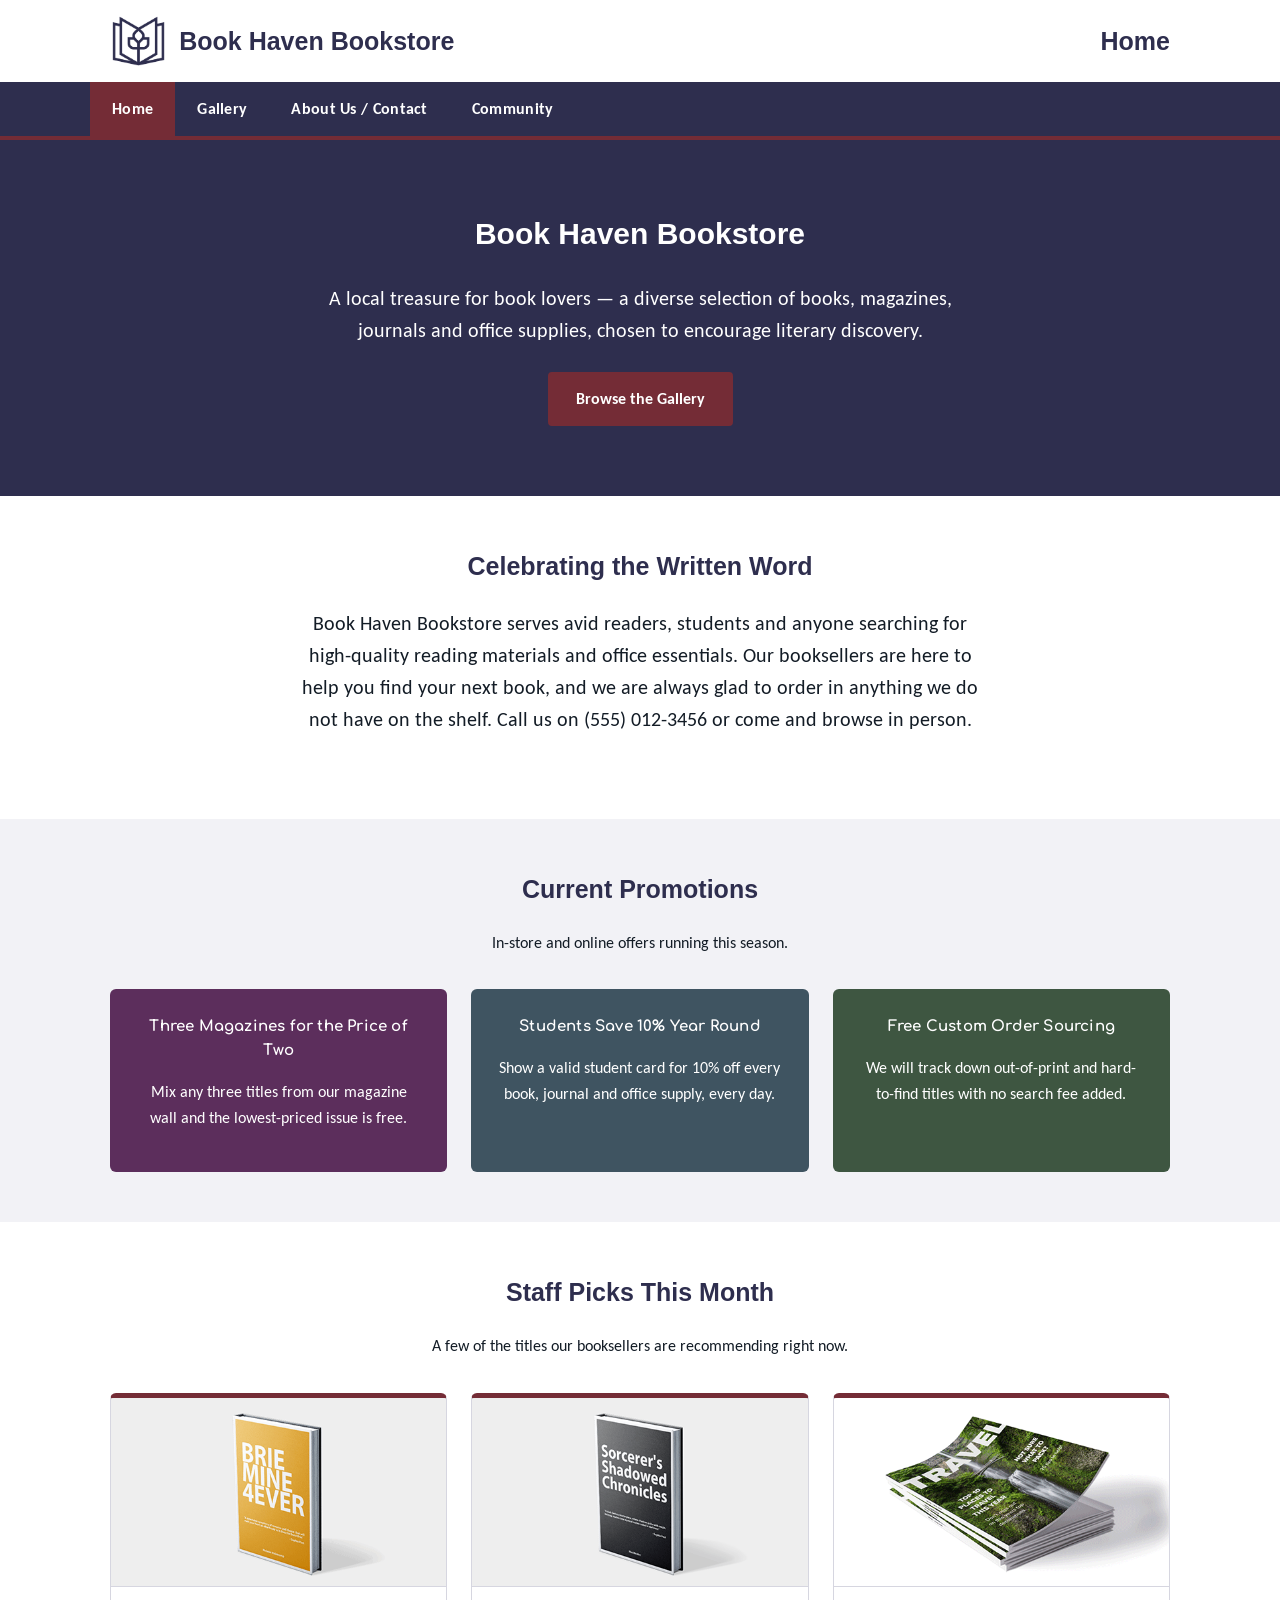
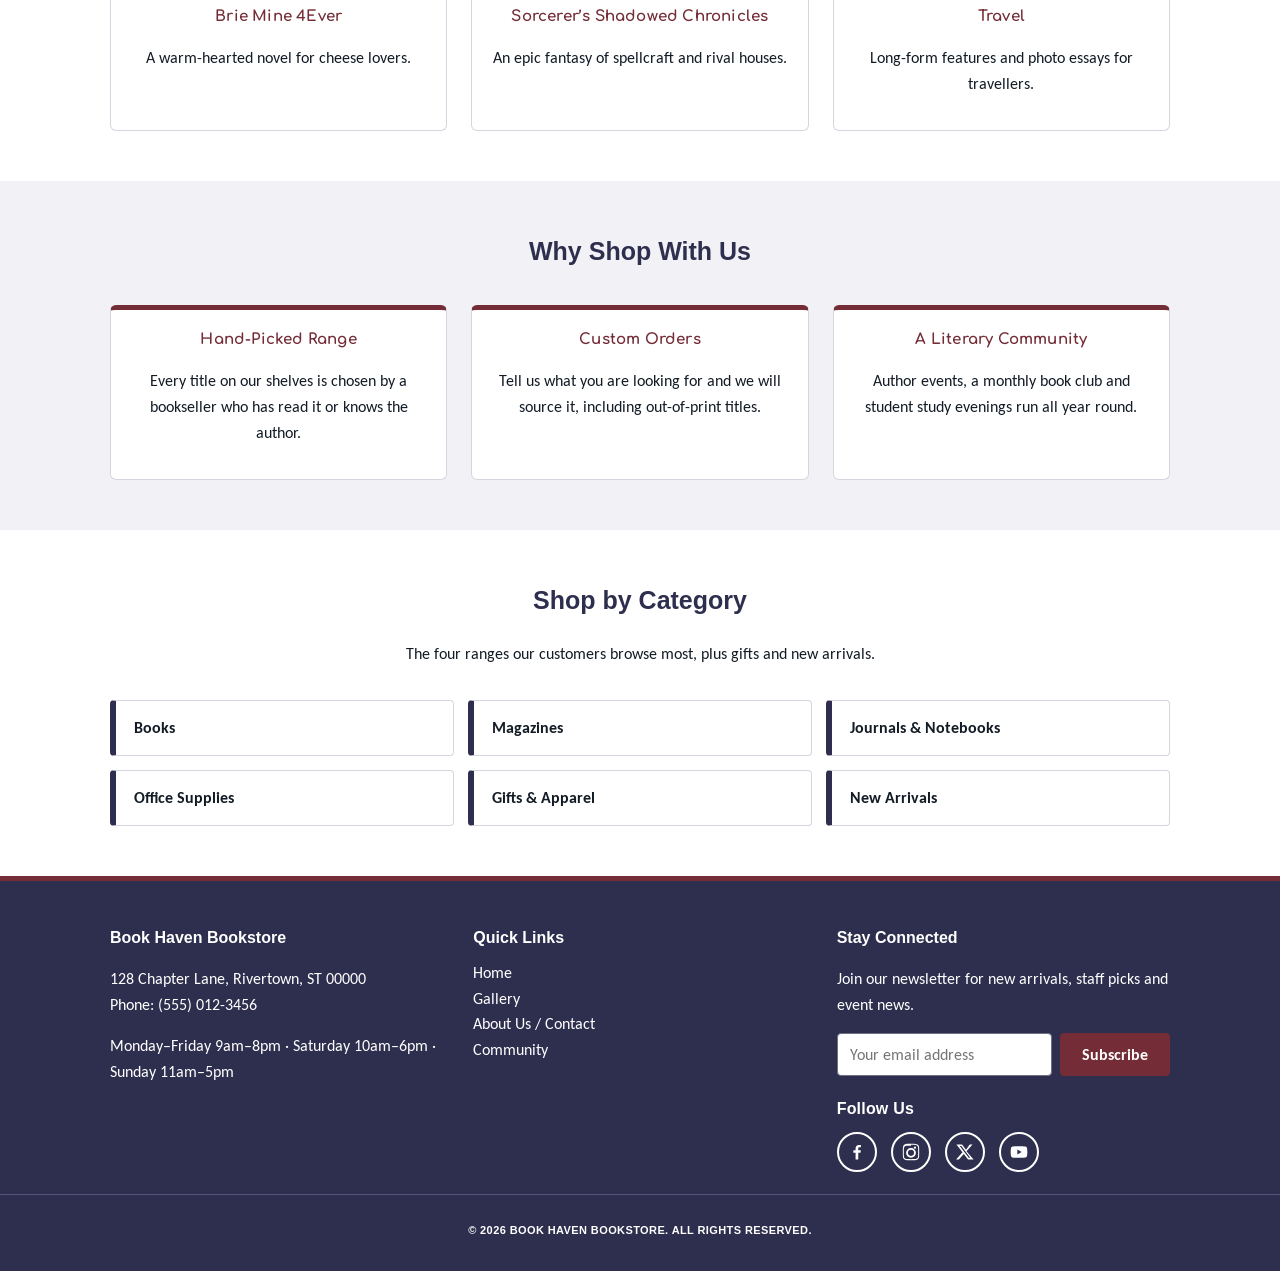
<file: index.html>
<!DOCTYPE html>
<html lang="en">
<head>
  <meta charset="UTF-8">
  <meta name="viewport" content="width=device-width, initial-scale=1.0">
  <title>Book Haven Bookstore | Home</title>
  <meta name="description" content="Book Haven Bookstore - books, magazines, journals and office supplies for readers, students and knowledge seekers.">
  <link rel="preconnect" href="https://fonts.googleapis.com">
  <link rel="preconnect" href="https://fonts.gstatic.com" crossorigin>
  <link href="https://fonts.googleapis.com/css2?family=Comfortaa:wght@400;700&amp;family=Carlito:ital,wght@0,400;0,700;1,400&amp;display=swap" rel="stylesheet">
  <link rel="stylesheet" href="style.css">
</head>
<body>
  <a class="skip-link" href="#main-content">Skip to main content</a>

  <header class="site-header">
    <div class="header-inner">
      <a class="brand" href="index.html">
        <img src="logo.png" alt="Book Haven Bookstore logo">
        <span class="brand-name">Book Haven Bookstore</span>
      </a>
      <p class="page-title">Home</p>
    </div>
    <nav class="main-nav" aria-label="Primary navigation">
      <ul>
          <li><a href="index.html" aria-current="page">Home</a></li>
          <li><a href="gallery.html">Gallery</a></li>
          <li><a href="about.html">About Us / Contact</a></li>
          <li><a href="events.html">Community</a></li>
      </ul>
    </nav>
  </header>

  <main id="main-content">
    <section class="hero">
      <div class="container">
        <h1>Book Haven Bookstore</h1>
        <p class="lead">A local treasure for book lovers &mdash; a diverse selection of books, magazines, journals and office supplies, chosen to encourage literary discovery.</p>
        <a class="btn" href="gallery.html">Browse the Gallery</a>
      </div>
    </section>

    <section>
      <div class="container">
        <div class="section-title">
          <h2>Celebrating the Written Word</h2>
          <p class="lead">Book Haven Bookstore serves avid readers, students and anyone searching for high-quality reading materials and office essentials. Our booksellers are here to help you find your next book, and we are always glad to order in anything we do not have on the shelf. Call us on (555) 012-3456 or come and browse in person.</p>
        </div>
      </div>
    </section>

    <section class="alt-bg">
      <div class="container">
        <div class="section-title">
          <h2>Current Promotions</h2>
          <p>In-store and online offers running this season.</p>
        </div>
        <div class="promo-grid">
          <div class="promo promo-a">
            <h3>Three Magazines for the Price of Two</h3>
            <p>Mix any three titles from our magazine wall and the lowest-priced issue is free.</p>
          </div>
          <div class="promo promo-b">
            <h3>Students Save 10% Year Round</h3>
            <p>Show a valid student card for 10% off every book, journal and office supply, every day.</p>
          </div>
          <div class="promo promo-c">
            <h3>Free Custom Order Sourcing</h3>
            <p>We will track down out-of-print and hard-to-find titles with no search fee added.</p>
          </div>
        </div>
      </div>
    </section>

    <section>
      <div class="container">
        <div class="section-title">
          <h2>Staff Picks This Month</h2>
          <p>A few of the titles our booksellers are recommending right now.</p>
        </div>
        <div class="card-grid">
          <div class="card">
            <img src="brie-mine-4ever.png" alt="Brie Mine 4Ever, a book for cheese lovers">
            <div class="card-body">
              <h3>Brie Mine 4Ever</h3>
              <p>A warm-hearted novel for cheese lovers.</p>
            </div>
          </div>
          <div class="card">
            <img src="sorcerers-chronicles.png" alt="Sorcerer's Shadowed Chronicles, a fantasy book">
            <div class="card-body">
              <h3>Sorcerer&rsquo;s Shadowed Chronicles</h3>
              <p>An epic fantasy of spellcraft and rival houses.</p>
            </div>
          </div>
          <div class="card">
            <img src="travel-magazine.png" alt="Travel, a magazine for travellers">
            <div class="card-body">
              <h3>Travel</h3>
              <p>Long-form features and photo essays for travellers.</p>
            </div>
          </div>
        </div>
      </div>
    </section>

    <section class="alt-bg">
      <div class="container">
        <div class="section-title">
          <h2>Why Shop With Us</h2>
        </div>
        <div class="card-grid">
          <div class="card">
            <div class="card-body">
              <h3>Hand-Picked Range</h3>
              <p>Every title on our shelves is chosen by a bookseller who has read it or knows the author.</p>
            </div>
          </div>
          <div class="card">
            <div class="card-body">
              <h3>Custom Orders</h3>
              <p>Tell us what you are looking for and we will source it, including out-of-print titles.</p>
            </div>
          </div>
          <div class="card">
            <div class="card-body">
              <h3>A Literary Community</h3>
              <p>Author events, a monthly book club and student study evenings run all year round.</p>
            </div>
          </div>
        </div>
      </div>
    </section>

    <section>
      <div class="container">
        <div class="section-title">
          <h2>Shop by Category</h2>
          <p>The four ranges our customers browse most, plus gifts and new arrivals.</p>
        </div>
        <ul class="category-list">
          <li><a href="gallery.html">Books</a></li>
          <li><a href="gallery.html">Magazines</a></li>
          <li><a href="gallery.html">Journals &amp; Notebooks</a></li>
          <li><a href="gallery.html">Office Supplies</a></li>
          <li><a href="gallery.html">Gifts &amp; Apparel</a></li>
          <li><a href="gallery.html">New Arrivals</a></li>
        </ul>
      </div>
    </section>
  </main>

  <footer class="site-footer">
    <div class="container footer-grid">
      <div>
        <h2 class="footer-heading">Book Haven Bookstore</h2>
        <p>128 Chapter Lane, Rivertown, ST 00000<br>
        Phone: (555) 012-3456</p>
        <p>Monday&ndash;Friday 9am&ndash;8pm &middot; Saturday 10am&ndash;6pm &middot; Sunday 11am&ndash;5pm</p>
      </div>
      <div>
        <h2 class="footer-heading">Quick Links</h2>
        <nav aria-label="Footer navigation">
          <ul class="footer-nav">
          <li><a href="index.html">Home</a></li>
          <li><a href="gallery.html">Gallery</a></li>
          <li><a href="about.html">About Us / Contact</a></li>
          <li><a href="events.html">Community</a></li>
          </ul>
        </nav>
      </div>
      <div>
        <h2 class="footer-heading">Stay Connected</h2>
        <p>Join our newsletter for new arrivals, staff picks and event news.</p>
        <form id="subscribe-form" class="subscribe-form">
          <label for="footer-email" class="visually-hidden">Email address</label>
          <input type="email" id="footer-email" name="footer-email" placeholder="Your email address" required>
          <button type="submit" class="btn" id="subscribe-btn">Subscribe</button>
        </form>
        <h3 class="social-heading">Follow Us</h3>
        <ul class="social-links">
          <li>
            <a href="https://www.facebook.com/" target="_blank" rel="noopener">
              <svg viewBox="0 0 24 24" aria-hidden="true" focusable="false"><path d="M13.5 21v-8h2.7l.4-3.1h-3.1V7.9c0-.9.25-1.5 1.55-1.5H16.7V3.6A21 21 0 0 0 14.3 3.5c-2.4 0-4 1.45-4 4.1v2.3H7.6V13h2.7v8z"/></svg>
              <span class="visually-hidden">Book Haven Bookstore on Facebook</span>
            </a>
          </li>
          <li>
            <a href="https://www.instagram.com/" target="_blank" rel="noopener">
              <svg viewBox="0 0 24 24" aria-hidden="true" focusable="false"><path d="M12 2.2c3.2 0 3.6 0 4.9.07 1.2.05 1.8.25 2.2.42.55.21.95.47 1.36.88.41.41.67.81.88 1.36.17.4.37 1 .42 2.2.06 1.3.07 1.7.07 4.9s0 3.6-.07 4.9c-.05 1.2-.25 1.8-.42 2.2-.21.55-.47.95-.88 1.36-.41.41-.81.67-1.36.88-.4.17-1 .37-2.2.42-1.3.06-1.7.07-4.9.07s-3.6 0-4.9-.07c-1.2-.05-1.8-.25-2.2-.42a3.7 3.7 0 0 1-1.36-.88 3.7 3.7 0 0 1-.88-1.36c-.17-.4-.37-1-.42-2.2C2.21 15.6 2.2 15.2 2.2 12s0-3.6.07-4.9c.05-1.2.25-1.8.42-2.2.21-.55.47-.95.88-1.36.41-.41.81-.67 1.36-.88.4-.17 1-.37 2.2-.42C8.4 2.21 8.8 2.2 12 2.2m0 2.2c-3.15 0-3.5.01-4.74.07-.9.04-1.39.19-1.71.32-.43.17-.74.37-1.06.69-.32.32-.52.63-.69 1.06-.13.32-.28.81-.32 1.71C3.41 8.5 3.4 8.85 3.4 12s.01 3.5.07 4.74c.4.9.19 1.39.32 1.71.17.43.37.74.69 1.06.32.32.63.52 1.06.69.32.13.81.28 1.71.32 1.24.06 1.59.07 4.74.07s3.5-.01 4.74-.07c.9-.04 1.39-.19 1.71-.32.43-.17.74-.37 1.06-.69.32-.32.52-.63.69-1.06.13-.32.28-.81.32-1.71.06-1.24.07-1.59.07-4.74s-.01-3.5-.07-4.74c-.04-.9-.19-1.39-.32-1.71a2.9 2.9 0 0 0-.69-1.06 2.9 2.9 0 0 0-1.06-.69c-.32-.13-.81-.28-1.71-.32-1.24-.06-1.59-.07-4.74-.07m0 3.74a5.86 5.86 0 1 1 0 11.72 5.86 5.86 0 0 1 0-11.72m0 2.2a3.66 3.66 0 1 0 0 7.32 3.66 3.66 0 0 0 0-7.32m6.1-2.5a1.37 1.37 0 1 1-2.74 0 1.37 1.37 0 0 1 2.74 0"/></svg>
              <span class="visually-hidden">Book Haven Bookstore on Instagram</span>
            </a>
          </li>
          <li>
            <a href="https://www.x.com/" target="_blank" rel="noopener">
              <svg viewBox="0 0 24 24" aria-hidden="true" focusable="false"><path d="M17.7 3h3.3l-7.2 8.2L22.3 21h-6.6l-5.2-6.7L4.6 21H1.3l7.7-8.8L1.7 3h6.8l4.7 6.2zm-1.2 16h1.8L7.6 4.8H5.7z"/></svg>
              <span class="visually-hidden">Book Haven Bookstore on X</span>
            </a>
          </li>
          <li>
            <a href="https://www.youtube.com/" target="_blank" rel="noopener">
              <svg viewBox="0 0 24 24" aria-hidden="true" focusable="false"><path d="M21.6 7.2a2.5 2.5 0 0 0-1.75-1.77C18.3 5 12 5 12 5s-6.3 0-7.85.43A2.5 2.5 0 0 0 2.4 7.2 26 26 0 0 0 2 12a26 26 0 0 0 .4 4.8 2.5 2.5 0 0 0 1.75 1.77C5.7 19 12 19 12 19s6.3 0 7.85-.43a2.5 2.5 0 0 0 1.75-1.77A26 26 0 0 0 22 12a26 26 0 0 0-.4-4.8M10 15.1V8.9l5.2 3.1z"/></svg>
              <span class="visually-hidden">Book Haven Bookstore on YouTube</span>
            </a>
          </li>
        </ul>
      </div>
    </div>
    <div class="footer-bottom">
      <p>&copy; 2026 Book Haven Bookstore. All rights reserved.</p>
    </div>
  </footer>

  <script src="script.js"></script>
</body>
</html>
</file>
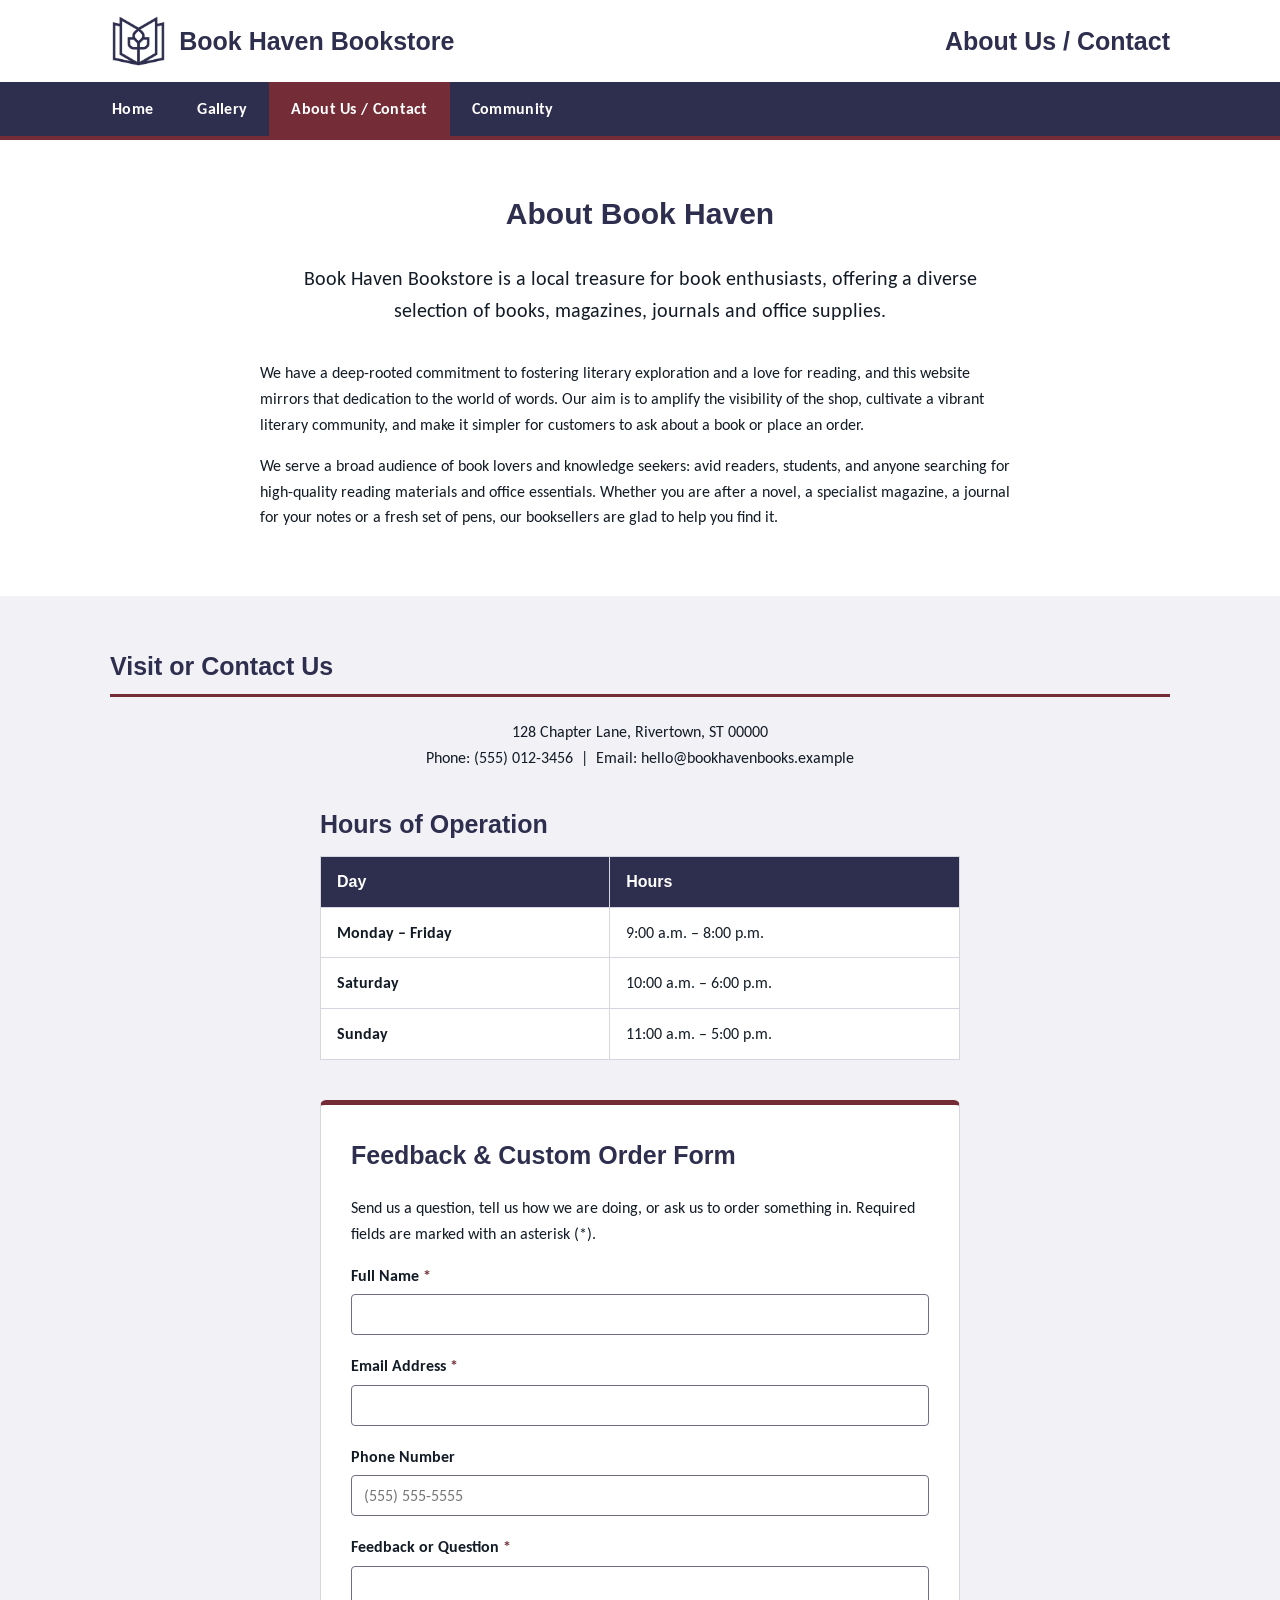
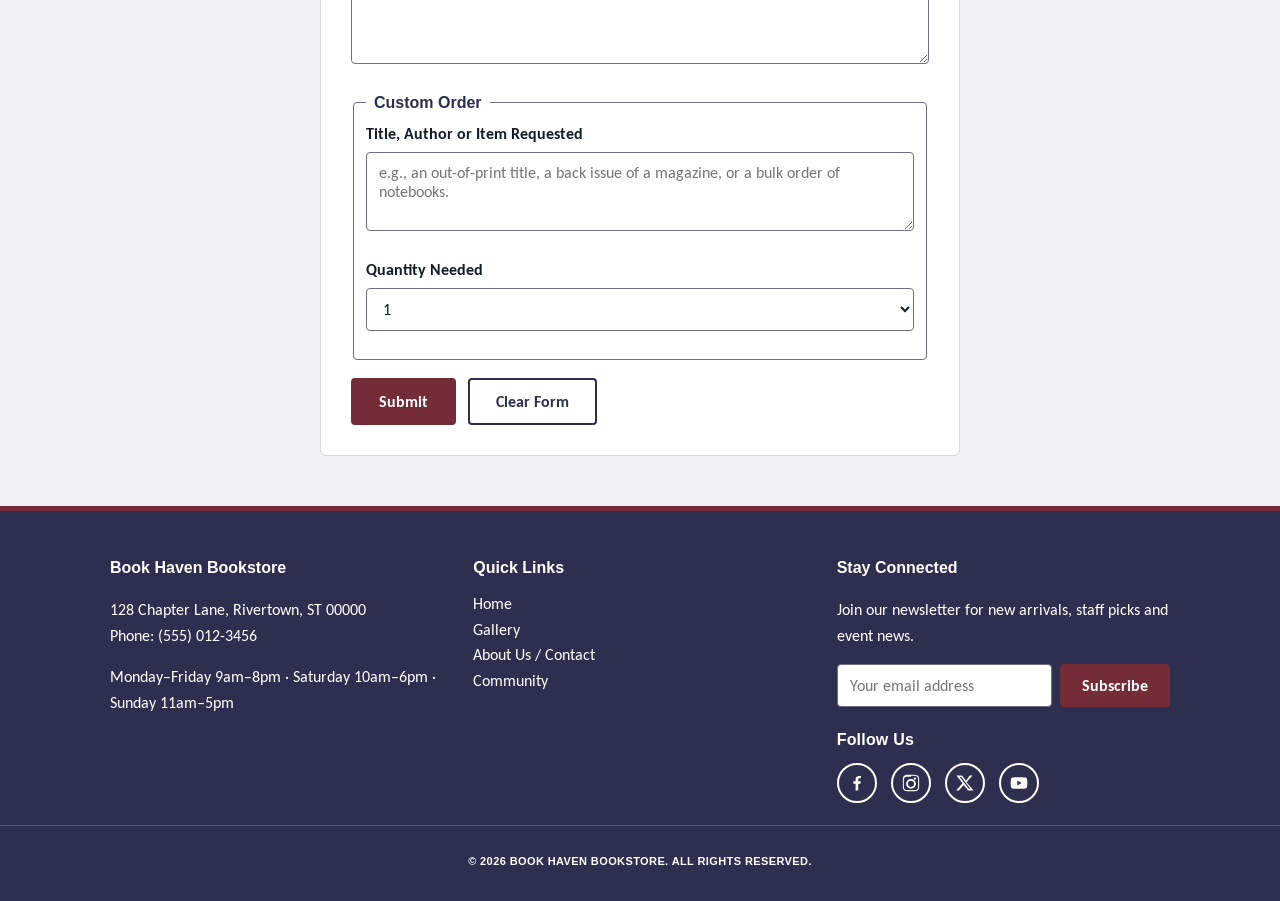
<file: about.html>
<!DOCTYPE html>
<html lang="en">
<head>
  <meta charset="UTF-8">
  <meta name="viewport" content="width=device-width, initial-scale=1.0">
  <title>Book Haven Bookstore | About Us / Contact</title>
  <meta name="description" content="About Book Haven Bookstore: hours of operation, contact details, and a feedback and custom order form.">
  <link rel="preconnect" href="https://fonts.googleapis.com">
  <link rel="preconnect" href="https://fonts.gstatic.com" crossorigin>
  <link href="https://fonts.googleapis.com/css2?family=Comfortaa:wght@400;700&amp;family=Carlito:ital,wght@0,400;0,700;1,400&amp;display=swap" rel="stylesheet">
  <link rel="stylesheet" href="style.css">
</head>
<body>
  <a class="skip-link" href="#main-content">Skip to main content</a>

  <header class="site-header">
    <div class="header-inner">
      <a class="brand" href="index.html">
        <img src="logo.png" alt="Book Haven Bookstore logo">
        <span class="brand-name">Book Haven Bookstore</span>
      </a>
      <p class="page-title">About Us / Contact</p>
    </div>
    <nav class="main-nav" aria-label="Primary navigation">
      <ul>
          <li><a href="index.html">Home</a></li>
          <li><a href="gallery.html">Gallery</a></li>
          <li><a href="about.html" aria-current="page">About Us / Contact</a></li>
          <li><a href="events.html">Community</a></li>
      </ul>
    </nav>
  </header>

  <main id="main-content">
    <section>
      <div class="container">
        <div class="section-title">
          <h1>About Book Haven</h1>
          <p class="lead">Book Haven Bookstore is a local treasure for book enthusiasts, offering a diverse selection of books, magazines, journals and office supplies.</p>
        </div>
        <div class="prose">
          <p>We have a deep-rooted commitment to fostering literary exploration and a love for reading, and this website mirrors that dedication to the world of words. Our aim is to amplify the visibility of the shop, cultivate a vibrant literary community, and make it simpler for customers to ask about a book or place an order.</p>
          <p>We serve a broad audience of book lovers and knowledge seekers: avid readers, students, and anyone searching for high-quality reading materials and office essentials. Whether you are after a novel, a specialist magazine, a journal for your notes or a fresh set of pens, our booksellers are glad to help you find it.</p>
        </div>
      </div>
    </section>

    <section class="alt-bg">
      <div class="container">
        <h2 class="subsection">Visit or Contact Us</h2>
        <div class="contact-info">
          <p>128 Chapter Lane, Rivertown, ST 00000<br>
          Phone: (555) 012-3456 &nbsp;|&nbsp; Email: hello@bookhavenbooks.example</p>
        </div>

        <table class="hours-table">
          <caption>Hours of Operation</caption>
          <thead>
            <tr>
              <th scope="col">Day</th>
              <th scope="col">Hours</th>
            </tr>
          </thead>
          <tbody>
            <tr><th scope="row">Monday &ndash; Friday</th><td>9:00 a.m. &ndash; 8:00 p.m.</td></tr>
            <tr><th scope="row">Saturday</th><td>10:00 a.m. &ndash; 6:00 p.m.</td></tr>
            <tr><th scope="row">Sunday</th><td>11:00 a.m. &ndash; 5:00 p.m.</td></tr>
          </tbody>
        </table>

        <div class="form-wrapper">
          <h2>Feedback &amp; Custom Order Form</h2>
          <p class="form-intro">Send us a question, tell us how we are doing, or ask us to order something in. Required fields are marked with an asterisk (*).</p>
          <form id="contact-form">
            <div class="form-group">
              <label for="name">Full Name <span class="required">*</span></label>
              <input type="text" id="name" name="name" autocomplete="name" required>
            </div>

            <div class="form-group">
              <label for="email">Email Address <span class="required">*</span></label>
              <input type="email" id="email" name="email" autocomplete="email" required>
            </div>

            <div class="form-group">
              <label for="phone">Phone Number</label>
              <input type="tel" id="phone" name="phone" autocomplete="tel" placeholder="(555) 555-5555">
            </div>

            <div class="form-group">
              <label for="message">Feedback or Question <span class="required">*</span></label>
              <textarea id="message" name="message" rows="4" required></textarea>
            </div>

            <fieldset>
              <legend>Custom Order</legend>
              <div class="form-group">
                <label for="custom-order">Title, Author or Item Requested</label>
                <textarea id="custom-order" name="custom-order" rows="3" placeholder="e.g., an out-of-print title, a back issue of a magazine, or a bulk order of notebooks."></textarea>
              </div>
              <div class="form-group">
                <label for="quantity">Quantity Needed</label>
                <select id="quantity" name="quantity">
                  <option value="1">1</option>
                  <option value="2">2</option>
                  <option value="3">3</option>
                  <option value="4+">4 or more</option>
                </select>
              </div>
            </fieldset>

            <div class="cart-actions form-actions">
              <button type="submit" class="btn" id="contact-submit-btn">Submit</button>
              <button type="reset" class="btn btn-secondary" id="contact-clear-btn">Clear Form</button>
            </div>
          </form>
        </div>
      </div>
    </section>
  </main>

  <footer class="site-footer">
    <div class="container footer-grid">
      <div>
        <h2 class="footer-heading">Book Haven Bookstore</h2>
        <p>128 Chapter Lane, Rivertown, ST 00000<br>
        Phone: (555) 012-3456</p>
        <p>Monday&ndash;Friday 9am&ndash;8pm &middot; Saturday 10am&ndash;6pm &middot; Sunday 11am&ndash;5pm</p>
      </div>
      <div>
        <h2 class="footer-heading">Quick Links</h2>
        <nav aria-label="Footer navigation">
          <ul class="footer-nav">
          <li><a href="index.html">Home</a></li>
          <li><a href="gallery.html">Gallery</a></li>
          <li><a href="about.html">About Us / Contact</a></li>
          <li><a href="events.html">Community</a></li>
          </ul>
        </nav>
      </div>
      <div>
        <h2 class="footer-heading">Stay Connected</h2>
        <p>Join our newsletter for new arrivals, staff picks and event news.</p>
        <form id="subscribe-form" class="subscribe-form">
          <label for="footer-email" class="visually-hidden">Email address</label>
          <input type="email" id="footer-email" name="footer-email" placeholder="Your email address" required>
          <button type="submit" class="btn" id="subscribe-btn">Subscribe</button>
        </form>
        <h3 class="social-heading">Follow Us</h3>
        <ul class="social-links">
          <li>
            <a href="https://www.facebook.com/" target="_blank" rel="noopener">
              <svg viewBox="0 0 24 24" aria-hidden="true" focusable="false"><path d="M13.5 21v-8h2.7l.4-3.1h-3.1V7.9c0-.9.25-1.5 1.55-1.5H16.7V3.6A21 21 0 0 0 14.3 3.5c-2.4 0-4 1.45-4 4.1v2.3H7.6V13h2.7v8z"/></svg>
              <span class="visually-hidden">Book Haven Bookstore on Facebook</span>
            </a>
          </li>
          <li>
            <a href="https://www.instagram.com/" target="_blank" rel="noopener">
              <svg viewBox="0 0 24 24" aria-hidden="true" focusable="false"><path d="M12 2.2c3.2 0 3.6 0 4.9.07 1.2.05 1.8.25 2.2.42.55.21.95.47 1.36.88.41.41.67.81.88 1.36.17.4.37 1 .42 2.2.06 1.3.07 1.7.07 4.9s0 3.6-.07 4.9c-.05 1.2-.25 1.8-.42 2.2-.21.55-.47.95-.88 1.36-.41.41-.81.67-1.36.88-.4.17-1 .37-2.2.42-1.3.06-1.7.07-4.9.07s-3.6 0-4.9-.07c-1.2-.05-1.8-.25-2.2-.42a3.7 3.7 0 0 1-1.36-.88 3.7 3.7 0 0 1-.88-1.36c-.17-.4-.37-1-.42-2.2C2.21 15.6 2.2 15.2 2.2 12s0-3.6.07-4.9c.05-1.2.25-1.8.42-2.2.21-.55.47-.95.88-1.36.41-.41.81-.67 1.36-.88.4-.17 1-.37 2.2-.42C8.4 2.21 8.8 2.2 12 2.2m0 2.2c-3.15 0-3.5.01-4.74.07-.9.04-1.39.19-1.71.32-.43.17-.74.37-1.06.69-.32.32-.52.63-.69 1.06-.13.32-.28.81-.32 1.71C3.41 8.5 3.4 8.85 3.4 12s.01 3.5.07 4.74c.4.9.19 1.39.32 1.71.17.43.37.74.69 1.06.32.32.63.52 1.06.69.32.13.81.28 1.71.32 1.24.06 1.59.07 4.74.07s3.5-.01 4.74-.07c.9-.04 1.39-.19 1.71-.32.43-.17.74-.37 1.06-.69.32-.32.52-.63.69-1.06.13-.32.28-.81.32-1.71.06-1.24.07-1.59.07-4.74s-.01-3.5-.07-4.74c-.04-.9-.19-1.39-.32-1.71a2.9 2.9 0 0 0-.69-1.06 2.9 2.9 0 0 0-1.06-.69c-.32-.13-.81-.28-1.71-.32-1.24-.06-1.59-.07-4.74-.07m0 3.74a5.86 5.86 0 1 1 0 11.72 5.86 5.86 0 0 1 0-11.72m0 2.2a3.66 3.66 0 1 0 0 7.32 3.66 3.66 0 0 0 0-7.32m6.1-2.5a1.37 1.37 0 1 1-2.74 0 1.37 1.37 0 0 1 2.74 0"/></svg>
              <span class="visually-hidden">Book Haven Bookstore on Instagram</span>
            </a>
          </li>
          <li>
            <a href="https://www.x.com/" target="_blank" rel="noopener">
              <svg viewBox="0 0 24 24" aria-hidden="true" focusable="false"><path d="M17.7 3h3.3l-7.2 8.2L22.3 21h-6.6l-5.2-6.7L4.6 21H1.3l7.7-8.8L1.7 3h6.8l4.7 6.2zm-1.2 16h1.8L7.6 4.8H5.7z"/></svg>
              <span class="visually-hidden">Book Haven Bookstore on X</span>
            </a>
          </li>
          <li>
            <a href="https://www.youtube.com/" target="_blank" rel="noopener">
              <svg viewBox="0 0 24 24" aria-hidden="true" focusable="false"><path d="M21.6 7.2a2.5 2.5 0 0 0-1.75-1.77C18.3 5 12 5 12 5s-6.3 0-7.85.43A2.5 2.5 0 0 0 2.4 7.2 26 26 0 0 0 2 12a26 26 0 0 0 .4 4.8 2.5 2.5 0 0 0 1.75 1.77C5.7 19 12 19 12 19s6.3 0 7.85-.43a2.5 2.5 0 0 0 1.75-1.77A26 26 0 0 0 22 12a26 26 0 0 0-.4-4.8M10 15.1V8.9l5.2 3.1z"/></svg>
              <span class="visually-hidden">Book Haven Bookstore on YouTube</span>
            </a>
          </li>
        </ul>
      </div>
    </div>
    <div class="footer-bottom">
      <p>&copy; 2026 Book Haven Bookstore. All rights reserved.</p>
    </div>
  </footer>

  <script src="script.js"></script>
</body>
</html>
</file>
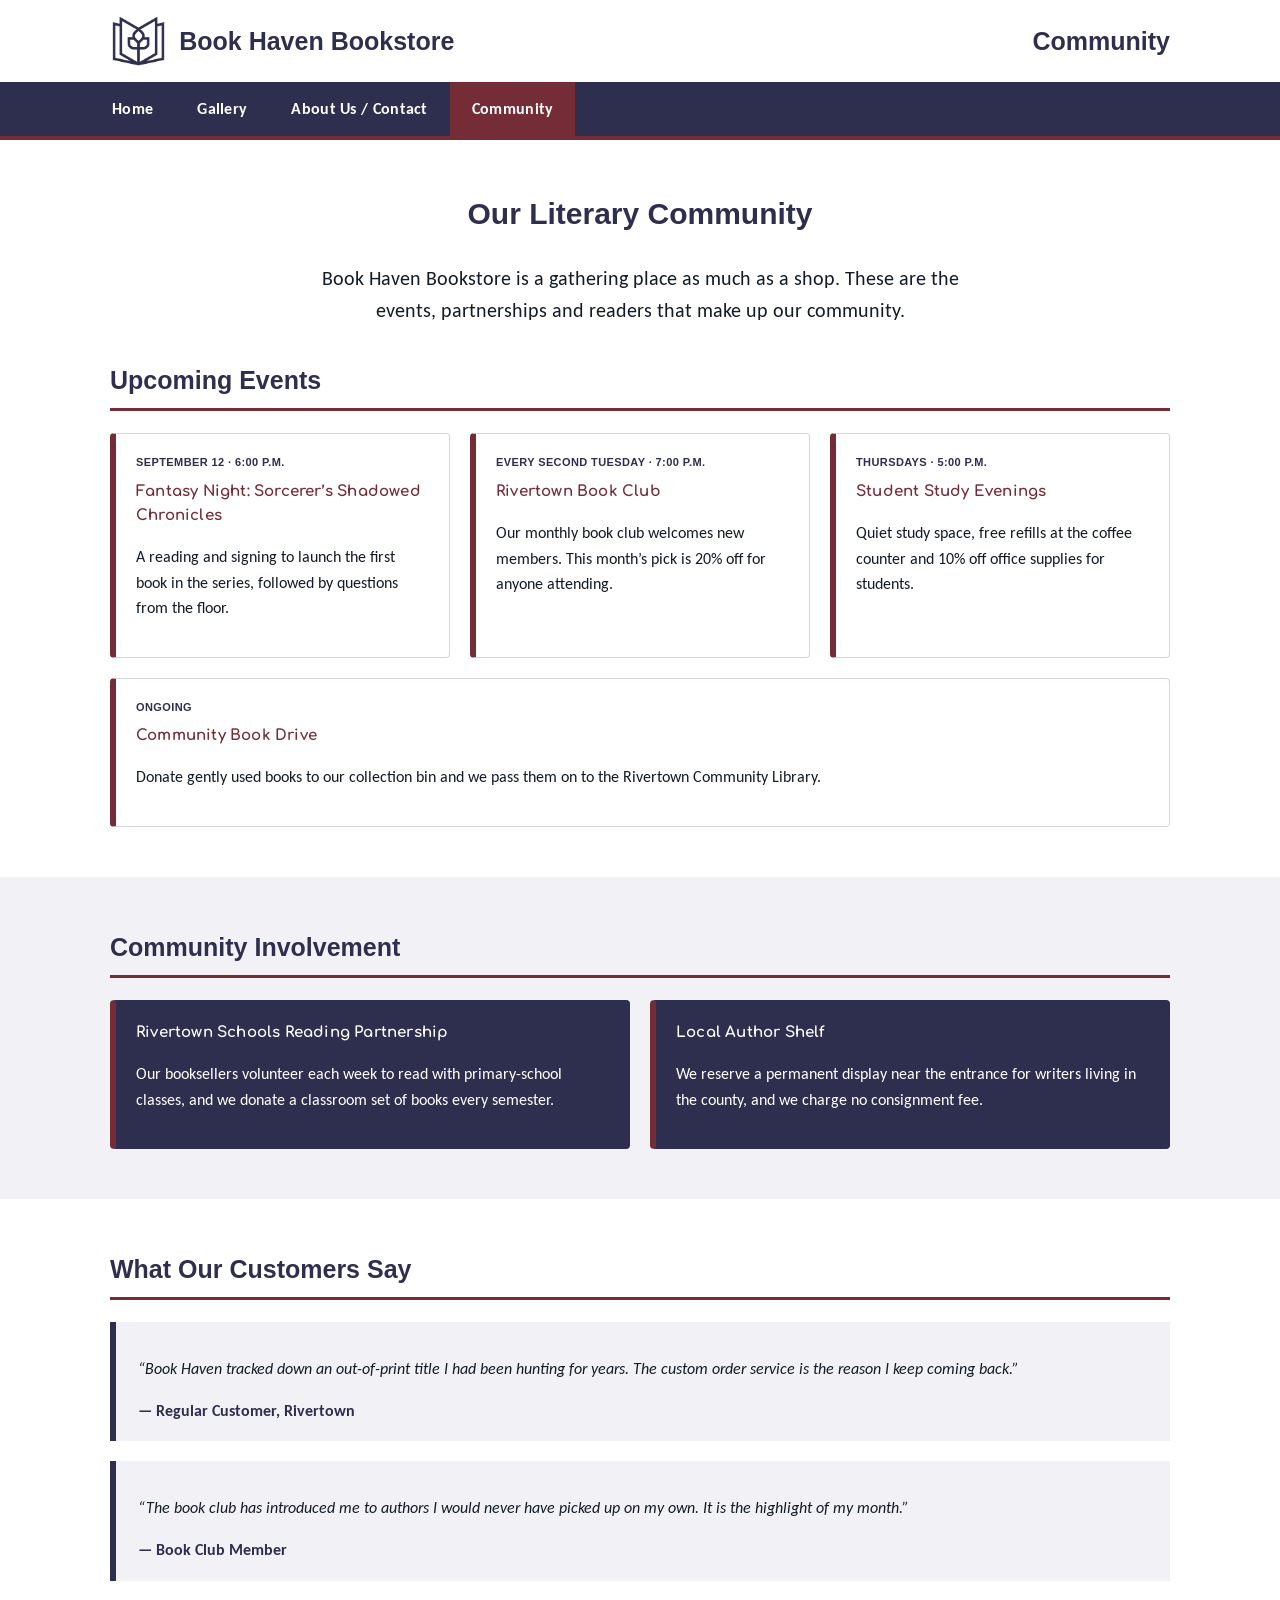
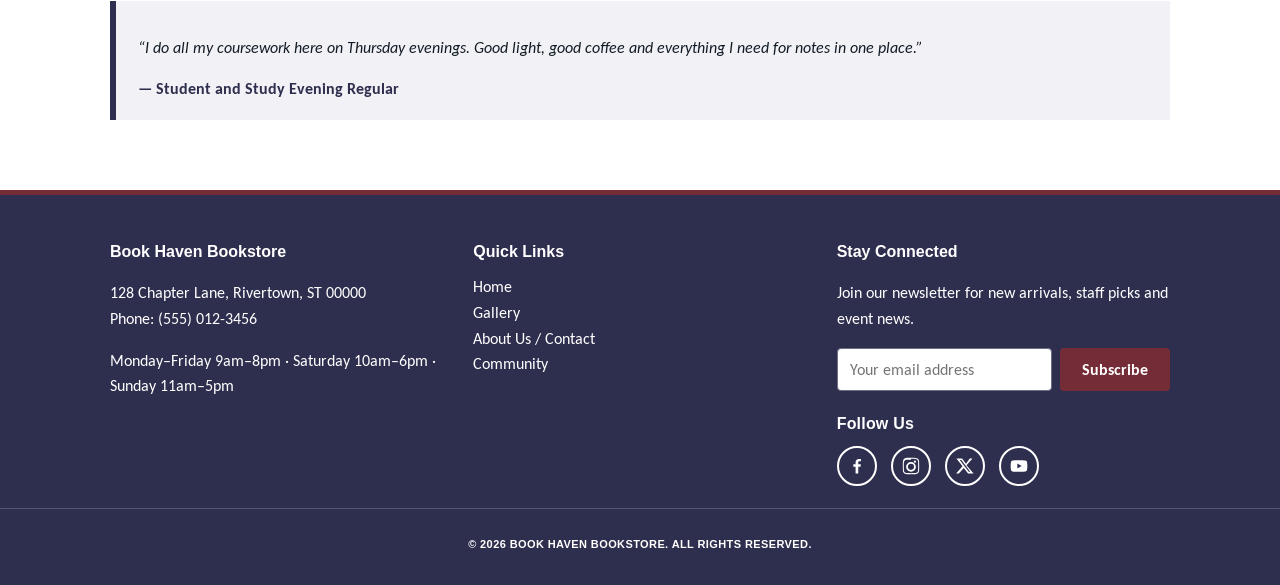
<file: events.html>
<!DOCTYPE html>
<html lang="en">
<head>
  <meta charset="UTF-8">
  <meta name="viewport" content="width=device-width, initial-scale=1.0">
  <title>Book Haven Bookstore | Community</title>
  <meta name="description" content="Events, community involvement and customer stories from Book Haven Bookstore.">
  <link rel="preconnect" href="https://fonts.googleapis.com">
  <link rel="preconnect" href="https://fonts.gstatic.com" crossorigin>
  <link href="https://fonts.googleapis.com/css2?family=Comfortaa:wght@400;700&amp;family=Carlito:ital,wght@0,400;0,700;1,400&amp;display=swap" rel="stylesheet">
  <link rel="stylesheet" href="style.css">
</head>
<body>
  <a class="skip-link" href="#main-content">Skip to main content</a>

  <header class="site-header">
    <div class="header-inner">
      <a class="brand" href="index.html">
        <img src="logo.png" alt="Book Haven Bookstore logo">
        <span class="brand-name">Book Haven Bookstore</span>
      </a>
      <p class="page-title">Community</p>
    </div>
    <nav class="main-nav" aria-label="Primary navigation">
      <ul>
          <li><a href="index.html">Home</a></li>
          <li><a href="gallery.html">Gallery</a></li>
          <li><a href="about.html">About Us / Contact</a></li>
          <li><a href="events.html" aria-current="page">Community</a></li>
      </ul>
    </nav>
  </header>

  <main id="main-content">
    <section>
      <div class="container">
        <div class="section-title">
          <h1>Our Literary Community</h1>
          <p class="lead">Book Haven Bookstore is a gathering place as much as a shop. These are the events, partnerships and readers that make up our community.</p>
        </div>

        <h2 class="subsection">Upcoming Events</h2>
        <div class="event-list">
          <div class="event-card">
            <span class="event-date">September 12 &middot; 6:00 p.m.</span>
            <h3>Fantasy Night: Sorcerer&rsquo;s Shadowed Chronicles</h3>
            <p>A reading and signing to launch the first book in the series, followed by questions from the floor.</p>
          </div>
          <div class="event-card">
            <span class="event-date">Every second Tuesday &middot; 7:00 p.m.</span>
            <h3>Rivertown Book Club</h3>
            <p>Our monthly book club welcomes new members. This month&rsquo;s pick is 20% off for anyone attending.</p>
          </div>
          <div class="event-card">
            <span class="event-date">Thursdays &middot; 5:00 p.m.</span>
            <h3>Student Study Evenings</h3>
            <p>Quiet study space, free refills at the coffee counter and 10% off office supplies for students.</p>
          </div>
          <div class="event-card">
            <span class="event-date">Ongoing</span>
            <h3>Community Book Drive</h3>
            <p>Donate gently used books to our collection bin and we pass them on to the Rivertown Community Library.</p>
          </div>
        </div>
      </div>
    </section>

    <section class="alt-bg">
      <div class="container">
        <h2 class="subsection">Community Involvement</h2>
        <div class="event-list">
          <div class="event-card involvement">
            <h3>Rivertown Schools Reading Partnership</h3>
            <p>Our booksellers volunteer each week to read with primary-school classes, and we donate a classroom set of books every semester.</p>
          </div>
          <div class="event-card involvement">
            <h3>Local Author Shelf</h3>
            <p>We reserve a permanent display near the entrance for writers living in the county, and we charge no consignment fee.</p>
          </div>
        </div>
      </div>
    </section>

    <section>
      <div class="container">
        <h2 class="subsection">What Our Customers Say</h2>
        <blockquote class="testimonial">
          <p>&ldquo;Book Haven tracked down an out-of-print title I had been hunting for years. The custom order service is the reason I keep coming back.&rdquo;</p>
          <footer>&mdash; Regular Customer, Rivertown</footer>
        </blockquote>
        <blockquote class="testimonial">
          <p>&ldquo;The book club has introduced me to authors I would never have picked up on my own. It is the highlight of my month.&rdquo;</p>
          <footer>&mdash; Book Club Member</footer>
        </blockquote>
        <blockquote class="testimonial">
          <p>&ldquo;I do all my coursework here on Thursday evenings. Good light, good coffee and everything I need for notes in one place.&rdquo;</p>
          <footer>&mdash; Student and Study Evening Regular</footer>
        </blockquote>
      </div>
    </section>
  </main>

  <footer class="site-footer">
    <div class="container footer-grid">
      <div>
        <h2 class="footer-heading">Book Haven Bookstore</h2>
        <p>128 Chapter Lane, Rivertown, ST 00000<br>
        Phone: (555) 012-3456</p>
        <p>Monday&ndash;Friday 9am&ndash;8pm &middot; Saturday 10am&ndash;6pm &middot; Sunday 11am&ndash;5pm</p>
      </div>
      <div>
        <h2 class="footer-heading">Quick Links</h2>
        <nav aria-label="Footer navigation">
          <ul class="footer-nav">
          <li><a href="index.html">Home</a></li>
          <li><a href="gallery.html">Gallery</a></li>
          <li><a href="about.html">About Us / Contact</a></li>
          <li><a href="events.html">Community</a></li>
          </ul>
        </nav>
      </div>
      <div>
        <h2 class="footer-heading">Stay Connected</h2>
        <p>Join our newsletter for new arrivals, staff picks and event news.</p>
        <form id="subscribe-form" class="subscribe-form">
          <label for="footer-email" class="visually-hidden">Email address</label>
          <input type="email" id="footer-email" name="footer-email" placeholder="Your email address" required>
          <button type="submit" class="btn" id="subscribe-btn">Subscribe</button>
        </form>
        <h3 class="social-heading">Follow Us</h3>
        <ul class="social-links">
          <li>
            <a href="https://www.facebook.com/" target="_blank" rel="noopener">
              <svg viewBox="0 0 24 24" aria-hidden="true" focusable="false"><path d="M13.5 21v-8h2.7l.4-3.1h-3.1V7.9c0-.9.25-1.5 1.55-1.5H16.7V3.6A21 21 0 0 0 14.3 3.5c-2.4 0-4 1.45-4 4.1v2.3H7.6V13h2.7v8z"/></svg>
              <span class="visually-hidden">Book Haven Bookstore on Facebook</span>
            </a>
          </li>
          <li>
            <a href="https://www.instagram.com/" target="_blank" rel="noopener">
              <svg viewBox="0 0 24 24" aria-hidden="true" focusable="false"><path d="M12 2.2c3.2 0 3.6 0 4.9.07 1.2.05 1.8.25 2.2.42.55.21.95.47 1.36.88.41.41.67.81.88 1.36.17.4.37 1 .42 2.2.06 1.3.07 1.7.07 4.9s0 3.6-.07 4.9c-.05 1.2-.25 1.8-.42 2.2-.21.55-.47.95-.88 1.36-.41.41-.81.67-1.36.88-.4.17-1 .37-2.2.42-1.3.06-1.7.07-4.9.07s-3.6 0-4.9-.07c-1.2-.05-1.8-.25-2.2-.42a3.7 3.7 0 0 1-1.36-.88 3.7 3.7 0 0 1-.88-1.36c-.17-.4-.37-1-.42-2.2C2.21 15.6 2.2 15.2 2.2 12s0-3.6.07-4.9c.05-1.2.25-1.8.42-2.2.21-.55.47-.95.88-1.36.41-.41.81-.67 1.36-.88.4-.17 1-.37 2.2-.42C8.4 2.21 8.8 2.2 12 2.2m0 2.2c-3.15 0-3.5.01-4.74.07-.9.04-1.39.19-1.71.32-.43.17-.74.37-1.06.69-.32.32-.52.63-.69 1.06-.13.32-.28.81-.32 1.71C3.41 8.5 3.4 8.85 3.4 12s.01 3.5.07 4.74c.4.9.19 1.39.32 1.71.17.43.37.74.69 1.06.32.32.63.52 1.06.69.32.13.81.28 1.71.32 1.24.06 1.59.07 4.74.07s3.5-.01 4.74-.07c.9-.04 1.39-.19 1.71-.32.43-.17.74-.37 1.06-.69.32-.32.52-.63.69-1.06.13-.32.28-.81.32-1.71.06-1.24.07-1.59.07-4.74s-.01-3.5-.07-4.74c-.04-.9-.19-1.39-.32-1.71a2.9 2.9 0 0 0-.69-1.06 2.9 2.9 0 0 0-1.06-.69c-.32-.13-.81-.28-1.71-.32-1.24-.06-1.59-.07-4.74-.07m0 3.74a5.86 5.86 0 1 1 0 11.72 5.86 5.86 0 0 1 0-11.72m0 2.2a3.66 3.66 0 1 0 0 7.32 3.66 3.66 0 0 0 0-7.32m6.1-2.5a1.37 1.37 0 1 1-2.74 0 1.37 1.37 0 0 1 2.74 0"/></svg>
              <span class="visually-hidden">Book Haven Bookstore on Instagram</span>
            </a>
          </li>
          <li>
            <a href="https://www.x.com/" target="_blank" rel="noopener">
              <svg viewBox="0 0 24 24" aria-hidden="true" focusable="false"><path d="M17.7 3h3.3l-7.2 8.2L22.3 21h-6.6l-5.2-6.7L4.6 21H1.3l7.7-8.8L1.7 3h6.8l4.7 6.2zm-1.2 16h1.8L7.6 4.8H5.7z"/></svg>
              <span class="visually-hidden">Book Haven Bookstore on X</span>
            </a>
          </li>
          <li>
            <a href="https://www.youtube.com/" target="_blank" rel="noopener">
              <svg viewBox="0 0 24 24" aria-hidden="true" focusable="false"><path d="M21.6 7.2a2.5 2.5 0 0 0-1.75-1.77C18.3 5 12 5 12 5s-6.3 0-7.85.43A2.5 2.5 0 0 0 2.4 7.2 26 26 0 0 0 2 12a26 26 0 0 0 .4 4.8 2.5 2.5 0 0 0 1.75 1.77C5.7 19 12 19 12 19s6.3 0 7.85-.43a2.5 2.5 0 0 0 1.75-1.77A26 26 0 0 0 22 12a26 26 0 0 0-.4-4.8M10 15.1V8.9l5.2 3.1z"/></svg>
              <span class="visually-hidden">Book Haven Bookstore on YouTube</span>
            </a>
          </li>
        </ul>
      </div>
    </div>
    <div class="footer-bottom">
      <p>&copy; 2026 Book Haven Bookstore. All rights reserved.</p>
    </div>
  </footer>

  <script src="script.js"></script>
</body>
</html>
</file>
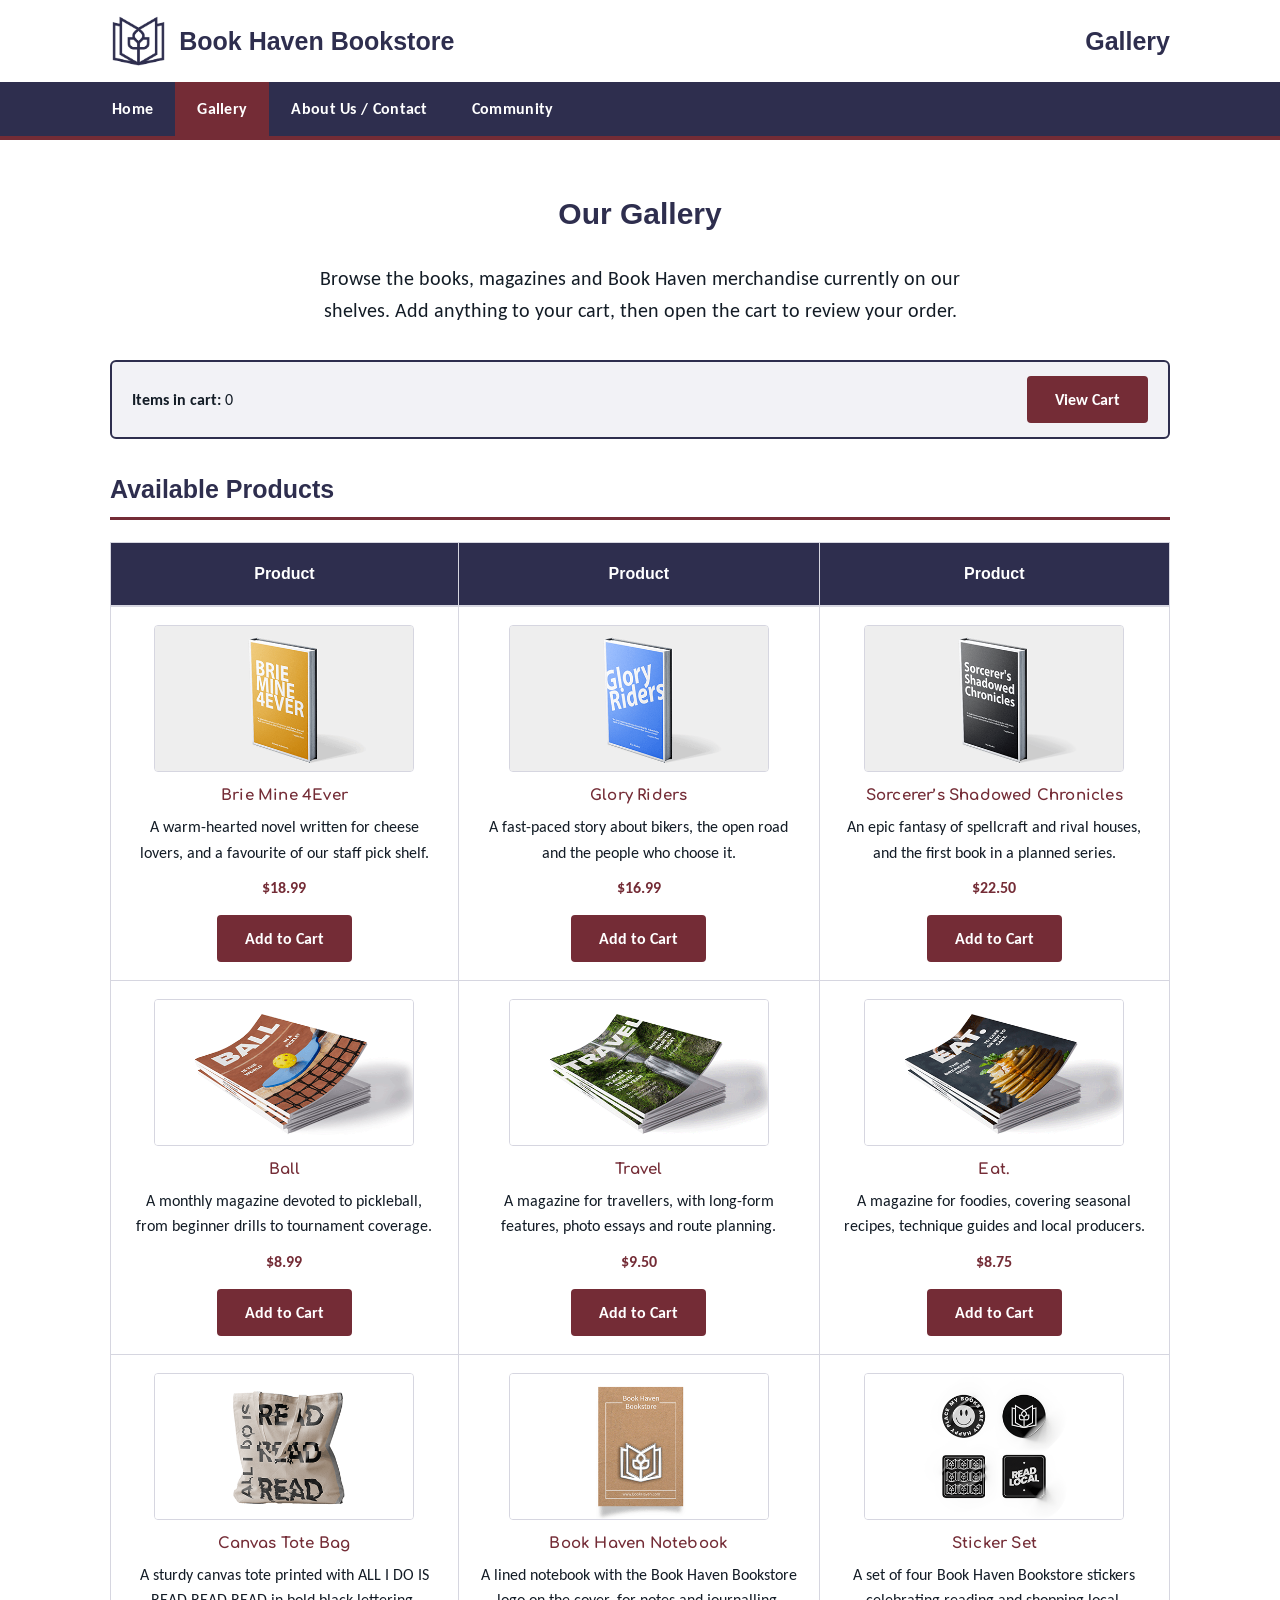
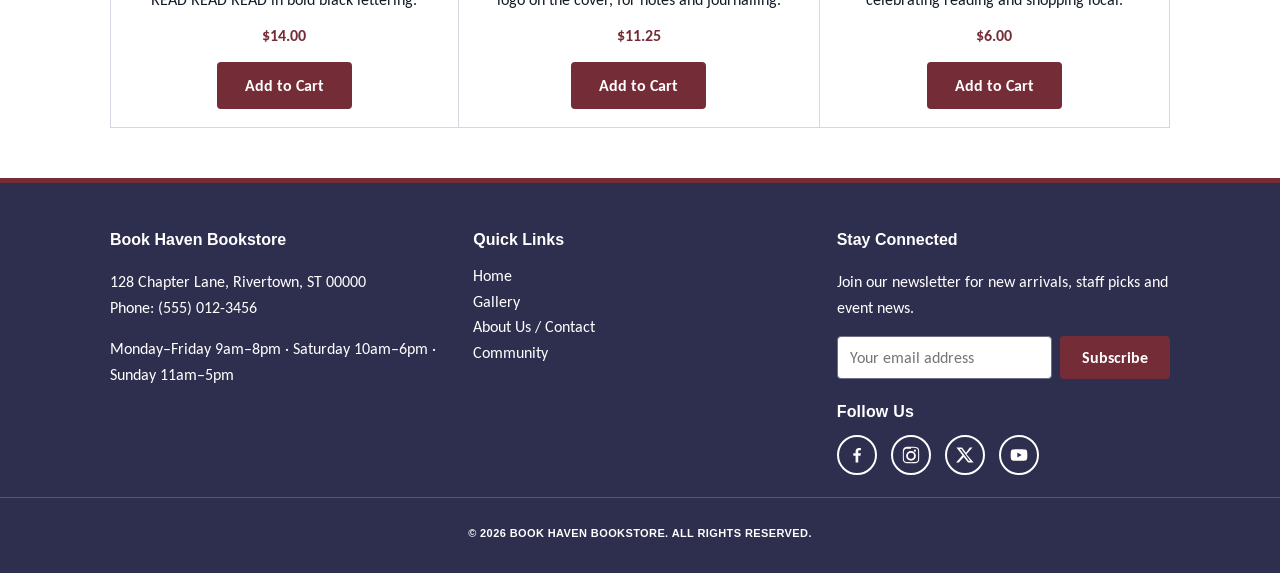
<file: gallery.html>
<!DOCTYPE html>
<html lang="en">
<head>
  <meta charset="UTF-8">
  <meta name="viewport" content="width=device-width, initial-scale=1.0">
  <title>Book Haven Bookstore | Gallery</title>
  <meta name="description" content="Browse the Book Haven Bookstore catalogue of books, magazines and merchandise, and add items to your cart.">
  <link rel="preconnect" href="https://fonts.googleapis.com">
  <link rel="preconnect" href="https://fonts.gstatic.com" crossorigin>
  <link href="https://fonts.googleapis.com/css2?family=Comfortaa:wght@400;700&amp;family=Carlito:ital,wght@0,400;0,700;1,400&amp;display=swap" rel="stylesheet">
  <link rel="stylesheet" href="style.css">
</head>
<body>
  <a class="skip-link" href="#main-content">Skip to main content</a>

  <header class="site-header">
    <div class="header-inner">
      <a class="brand" href="index.html">
        <img src="logo.png" alt="Book Haven Bookstore logo">
        <span class="brand-name">Book Haven Bookstore</span>
      </a>
      <p class="page-title">Gallery</p>
    </div>
    <nav class="main-nav" aria-label="Primary navigation">
      <ul>
          <li><a href="index.html">Home</a></li>
          <li><a href="gallery.html" aria-current="page">Gallery</a></li>
          <li><a href="about.html">About Us / Contact</a></li>
          <li><a href="events.html">Community</a></li>
      </ul>
    </nav>
  </header>

  <main id="main-content">
    <section>
      <div class="container">
        <div class="section-title">
          <h1>Our Gallery</h1>
          <p class="lead">Browse the books, magazines and Book Haven merchandise currently on our shelves. Add anything to your cart, then open the cart to review your order.</p>
        </div>

        <div id="cart-summary">
          <p><strong>Items in cart:</strong> <span id="cart-count">0</span></p>
          <button id="view-cart-btn" class="btn" type="button">View Cart</button>
        </div>

        <h2 class="subsection">Available Products</h2>
        <table class="gallery-table">
          <caption class="visually-hidden">Book Haven Bookstore catalogue: nine products arranged in three rows and three columns. Each cell holds a product image, name, description, price and an Add to Cart button.</caption>
          <thead>
            <tr>
              <th scope="col">Product</th>
              <th scope="col">Product</th>
              <th scope="col">Product</th>
            </tr>
          </thead>
          <tbody>
            <tr>
              <td>
                <img src="brie-mine-4ever.png" alt="Brie Mine 4Ever, available at Book Haven Bookstore">
                <h3>Brie Mine 4Ever</h3>
                <p class="book-desc">A warm-hearted novel written for cheese lovers, and a favourite of our staff pick shelf.</p>
                <p class="price">$18.99</p>
                <button class="btn add-to-cart-btn" type="button" data-title="Brie Mine 4Ever" data-price="$18.99">Add to Cart</button>
              </td>
              <td>
                <img src="glory-riders.png" alt="Glory Riders, available at Book Haven Bookstore">
                <h3>Glory Riders</h3>
                <p class="book-desc">A fast-paced story about bikers, the open road and the people who choose it.</p>
                <p class="price">$16.99</p>
                <button class="btn add-to-cart-btn" type="button" data-title="Glory Riders" data-price="$16.99">Add to Cart</button>
              </td>
              <td>
                <img src="sorcerers-chronicles.png" alt="Sorcerer's Shadowed Chronicles, available at Book Haven Bookstore">
                <h3>Sorcerer&rsquo;s Shadowed Chronicles</h3>
                <p class="book-desc">An epic fantasy of spellcraft and rival houses, and the first book in a planned series.</p>
                <p class="price">$22.50</p>
                <button class="btn add-to-cart-btn" type="button" data-title="Sorcerer's Shadowed Chronicles" data-price="$22.50">Add to Cart</button>
              </td>
            </tr>
            <tr>
              <td>
                <img src="ball-magazine.png" alt="Ball, available at Book Haven Bookstore">
                <h3>Ball</h3>
                <p class="book-desc">A monthly magazine devoted to pickleball, from beginner drills to tournament coverage.</p>
                <p class="price">$8.99</p>
                <button class="btn add-to-cart-btn" type="button" data-title="Ball" data-price="$8.99">Add to Cart</button>
              </td>
              <td>
                <img src="travel-magazine.png" alt="Travel, available at Book Haven Bookstore">
                <h3>Travel</h3>
                <p class="book-desc">A magazine for travellers, with long-form features, photo essays and route planning.</p>
                <p class="price">$9.50</p>
                <button class="btn add-to-cart-btn" type="button" data-title="Travel" data-price="$9.50">Add to Cart</button>
              </td>
              <td>
                <img src="eat-magazine.png" alt="Eat., available at Book Haven Bookstore">
                <h3>Eat.</h3>
                <p class="book-desc">A magazine for foodies, covering seasonal recipes, technique guides and local producers.</p>
                <p class="price">$8.75</p>
                <button class="btn add-to-cart-btn" type="button" data-title="Eat." data-price="$8.75">Add to Cart</button>
              </td>
            </tr>
            <tr>
              <td>
                <img src="tote-bag.png" alt="Canvas Tote Bag, available at Book Haven Bookstore">
                <h3>Canvas Tote Bag</h3>
                <p class="book-desc">A sturdy canvas tote printed with ALL I DO IS READ READ READ in bold black lettering.</p>
                <p class="price">$14.00</p>
                <button class="btn add-to-cart-btn" type="button" data-title="Canvas Tote Bag" data-price="$14.00">Add to Cart</button>
              </td>
              <td>
                <img src="notebook.png" alt="Book Haven Notebook, available at Book Haven Bookstore">
                <h3>Book Haven Notebook</h3>
                <p class="book-desc">A lined notebook with the Book Haven Bookstore logo on the cover, for notes and journalling.</p>
                <p class="price">$11.25</p>
                <button class="btn add-to-cart-btn" type="button" data-title="Book Haven Notebook" data-price="$11.25">Add to Cart</button>
              </td>
              <td>
                <img src="stickers.png" alt="Sticker Set, available at Book Haven Bookstore">
                <h3>Sticker Set</h3>
                <p class="book-desc">A set of four Book Haven Bookstore stickers celebrating reading and shopping local.</p>
                <p class="price">$6.00</p>
                <button class="btn add-to-cart-btn" type="button" data-title="Sticker Set" data-price="$6.00">Add to Cart</button>
              </td>
            </tr>
          </tbody>
        </table>
      </div>
    </section>
  </main>

  <!-- View Cart modal window -->
  <div id="cart-modal" class="modal-overlay" aria-hidden="true" role="dialog" aria-modal="true" aria-labelledby="cart-modal-title">
    <div class="modal-box">
      <button id="modal-close-btn" class="modal-close" type="button" aria-label="Close cart window">&times;</button>
      <h2 id="cart-modal-title">Your Cart</h2>
      <ul id="cart-items-list"></ul>
      <p class="cart-total"><strong>Total:</strong> <span id="cart-total">$0.00</span></p>
      <div class="cart-actions">
        <button id="clear-cart-btn" class="btn btn-secondary" type="button">Clear Cart</button>
        <button id="process-order-btn" class="btn" type="button">Process Order</button>
      </div>
    </div>
  </div>

  <footer class="site-footer">
    <div class="container footer-grid">
      <div>
        <h2 class="footer-heading">Book Haven Bookstore</h2>
        <p>128 Chapter Lane, Rivertown, ST 00000<br>
        Phone: (555) 012-3456</p>
        <p>Monday&ndash;Friday 9am&ndash;8pm &middot; Saturday 10am&ndash;6pm &middot; Sunday 11am&ndash;5pm</p>
      </div>
      <div>
        <h2 class="footer-heading">Quick Links</h2>
        <nav aria-label="Footer navigation">
          <ul class="footer-nav">
          <li><a href="index.html">Home</a></li>
          <li><a href="gallery.html">Gallery</a></li>
          <li><a href="about.html">About Us / Contact</a></li>
          <li><a href="events.html">Community</a></li>
          </ul>
        </nav>
      </div>
      <div>
        <h2 class="footer-heading">Stay Connected</h2>
        <p>Join our newsletter for new arrivals, staff picks and event news.</p>
        <form id="subscribe-form" class="subscribe-form">
          <label for="footer-email" class="visually-hidden">Email address</label>
          <input type="email" id="footer-email" name="footer-email" placeholder="Your email address" required>
          <button type="submit" class="btn" id="subscribe-btn">Subscribe</button>
        </form>
        <h3 class="social-heading">Follow Us</h3>
        <ul class="social-links">
          <li>
            <a href="https://www.facebook.com/" target="_blank" rel="noopener">
              <svg viewBox="0 0 24 24" aria-hidden="true" focusable="false"><path d="M13.5 21v-8h2.7l.4-3.1h-3.1V7.9c0-.9.25-1.5 1.55-1.5H16.7V3.6A21 21 0 0 0 14.3 3.5c-2.4 0-4 1.45-4 4.1v2.3H7.6V13h2.7v8z"/></svg>
              <span class="visually-hidden">Book Haven Bookstore on Facebook</span>
            </a>
          </li>
          <li>
            <a href="https://www.instagram.com/" target="_blank" rel="noopener">
              <svg viewBox="0 0 24 24" aria-hidden="true" focusable="false"><path d="M12 2.2c3.2 0 3.6 0 4.9.07 1.2.05 1.8.25 2.2.42.55.21.95.47 1.36.88.41.41.67.81.88 1.36.17.4.37 1 .42 2.2.06 1.3.07 1.7.07 4.9s0 3.6-.07 4.9c-.05 1.2-.25 1.8-.42 2.2-.21.55-.47.95-.88 1.36-.41.41-.81.67-1.36.88-.4.17-1 .37-2.2.42-1.3.06-1.7.07-4.9.07s-3.6 0-4.9-.07c-1.2-.05-1.8-.25-2.2-.42a3.7 3.7 0 0 1-1.36-.88 3.7 3.7 0 0 1-.88-1.36c-.17-.4-.37-1-.42-2.2C2.21 15.6 2.2 15.2 2.2 12s0-3.6.07-4.9c.05-1.2.25-1.8.42-2.2.21-.55.47-.95.88-1.36.41-.41.81-.67 1.36-.88.4-.17 1-.37 2.2-.42C8.4 2.21 8.8 2.2 12 2.2m0 2.2c-3.15 0-3.5.01-4.74.07-.9.04-1.39.19-1.71.32-.43.17-.74.37-1.06.69-.32.32-.52.63-.69 1.06-.13.32-.28.81-.32 1.71C3.41 8.5 3.4 8.85 3.4 12s.01 3.5.07 4.74c.4.9.19 1.39.32 1.71.17.43.37.74.69 1.06.32.32.63.52 1.06.69.32.13.81.28 1.71.32 1.24.06 1.59.07 4.74.07s3.5-.01 4.74-.07c.9-.04 1.39-.19 1.71-.32.43-.17.74-.37 1.06-.69.32-.32.52-.63.69-1.06.13-.32.28-.81.32-1.71.06-1.24.07-1.59.07-4.74s-.01-3.5-.07-4.74c-.04-.9-.19-1.39-.32-1.71a2.9 2.9 0 0 0-.69-1.06 2.9 2.9 0 0 0-1.06-.69c-.32-.13-.81-.28-1.71-.32-1.24-.06-1.59-.07-4.74-.07m0 3.74a5.86 5.86 0 1 1 0 11.72 5.86 5.86 0 0 1 0-11.72m0 2.2a3.66 3.66 0 1 0 0 7.32 3.66 3.66 0 0 0 0-7.32m6.1-2.5a1.37 1.37 0 1 1-2.74 0 1.37 1.37 0 0 1 2.74 0"/></svg>
              <span class="visually-hidden">Book Haven Bookstore on Instagram</span>
            </a>
          </li>
          <li>
            <a href="https://www.x.com/" target="_blank" rel="noopener">
              <svg viewBox="0 0 24 24" aria-hidden="true" focusable="false"><path d="M17.7 3h3.3l-7.2 8.2L22.3 21h-6.6l-5.2-6.7L4.6 21H1.3l7.7-8.8L1.7 3h6.8l4.7 6.2zm-1.2 16h1.8L7.6 4.8H5.7z"/></svg>
              <span class="visually-hidden">Book Haven Bookstore on X</span>
            </a>
          </li>
          <li>
            <a href="https://www.youtube.com/" target="_blank" rel="noopener">
              <svg viewBox="0 0 24 24" aria-hidden="true" focusable="false"><path d="M21.6 7.2a2.5 2.5 0 0 0-1.75-1.77C18.3 5 12 5 12 5s-6.3 0-7.85.43A2.5 2.5 0 0 0 2.4 7.2 26 26 0 0 0 2 12a26 26 0 0 0 .4 4.8 2.5 2.5 0 0 0 1.75 1.77C5.7 19 12 19 12 19s6.3 0 7.85-.43a2.5 2.5 0 0 0 1.75-1.77A26 26 0 0 0 22 12a26 26 0 0 0-.4-4.8M10 15.1V8.9l5.2 3.1z"/></svg>
              <span class="visually-hidden">Book Haven Bookstore on YouTube</span>
            </a>
          </li>
        </ul>
      </div>
    </div>
    <div class="footer-bottom">
      <p>&copy; 2026 Book Haven Bookstore. All rights reserved.</p>
    </div>
  </footer>

  <script src="script.js"></script>
</body>
</html>
</file>
<file: style.css>
/* =========================================================
   Book Haven Bookstore - style.css
   Single external stylesheet linked from all four webpages.

   COLOR PALETTE 2 (from Client Scenario and Criteria, Client 3)
     Midnight Manuscript  #2E2E4E   primary brand / header / footer
     Regal Quill          #5C2E5C   promotion panel
     Literature Blue      #3F5461   promotion panel
     Book Worm            #3E5641   promotion panel
     Romantic Red         #742C36   calls to action and accents

   FONT COLOR 2
     Bookish Black        #131C26   all body and heading text on light backgrounds

   TYPOGRAPHY OPTION 2
     Title Large   Arial Bold 30px      -> h1
     Title         Arial Bold 25px      -> h2
     Subtitle      Comfortaa Normal 15px-> h3 and product names
     Body Large    Calibri Normal 20px  -> lead paragraphs
     Body Strong   Calibri Bold 16px    -> labels and emphasis
     Body          Calibri Normal 16px  -> body copy
     Captions      Arial Bold 11px      -> captions and small print

   Carlito is loaded as a metric-compatible web fallback for Calibri,
   which is not installed on every operating system.
   ========================================================= */

:root {
  --midnight: #2E2E4E;
  --quill: #5C2E5C;
  --litblue: #3F5461;
  --bookworm: #3E5641;
  --romantic: #742C36;

  --ink: #131C26;          /* Font Color 2 - Bookish Black */
  --white: #FFFFFF;
  --tint: #F2F2F6;         /* 5% tint of Midnight Manuscript, for alternating bands */
  --rule: #D6D6E0;         /* hairline borders, tint of Midnight Manuscript */

  --font-title: Arial, "Helvetica Neue", Helvetica, sans-serif;
  --font-sub: "Comfortaa", "Trebuchet MS", sans-serif;
  --font-body: Calibri, "Carlito", Candara, "Segoe UI", sans-serif;

  --max-width: 1100px;
}

* {
  box-sizing: border-box;
}

body {
  margin: 0;
  font-family: var(--font-body);
  font-size: 16px;              /* Body - Calibri Normal 16px */
  color: var(--ink);
  background-color: var(--white);
  line-height: 1.6;
}

h1 {
  font-family: var(--font-title);
  font-weight: bold;
  font-size: 30px;              /* Title Large - Arial Bold 30px */
  color: var(--midnight);
  margin-top: 0;
}

h2 {
  font-family: var(--font-title);
  font-weight: bold;
  font-size: 25px;              /* Title - Arial Bold 25px */
  color: var(--midnight);
  margin-top: 0;
}

h3 {
  font-family: var(--font-sub);
  font-weight: 700;
  font-size: 15px;              /* Subtitle - Comfortaa 15px */
  color: var(--romantic);
  margin-top: 0;
  margin-bottom: 8px;
  letter-spacing: 0.2px;
}

p.lead {
  font-size: 20px;              /* Body Large - Calibri Normal 20px */
}

strong,
label,
.price {
  font-weight: bold;            /* Body Strong - Calibri Bold 16px */
}

.footer-bottom p,
.event-date {
  font-family: var(--font-title);
  font-weight: bold;
  font-size: 11px;              /* Captions - Arial Bold 11px */
  letter-spacing: 0.4px;
  text-transform: uppercase;
}

a {
  color: var(--romantic);
}

img {
  max-width: 100%;
  display: block;
}

.container {
  max-width: var(--max-width);
  margin: 0 auto;
  padding: 0 20px;
}

/* ---------------------------------------------------------
   Accessibility helpers
   --------------------------------------------------------- */
.visually-hidden {
  position: absolute;
  width: 1px;
  height: 1px;
  margin: -1px;
  padding: 0;
  overflow: hidden;
  clip: rect(0 0 0 0);
  clip-path: inset(50%);
  white-space: nowrap;
  border: 0;
}

.skip-link {
  position: absolute;
  left: -999px;
  top: auto;
  background: var(--romantic);
  color: var(--white);
  padding: 8px 16px;
  z-index: 100;
}

.skip-link:focus {
  left: 10px;
  top: 10px;
}

a:focus-visible,
button:focus-visible,
input:focus-visible,
select:focus-visible,
textarea:focus-visible {
  outline: 3px solid var(--romantic);
  outline-offset: 2px;
}

/* ---------------------------------------------------------
   Header and navigation
   --------------------------------------------------------- */
header.site-header {
  background-color: var(--white);
  border-bottom: 4px solid var(--romantic);
  position: sticky;
  top: 0;
  z-index: 50;
}

.header-inner {
  max-width: var(--max-width);
  margin: 0 auto;
  padding: 12px 20px;
  display: flex;
  align-items: center;
  justify-content: space-between;
  flex-wrap: wrap;
  gap: 12px;
}

.brand {
  display: flex;
  align-items: center;
  gap: 12px;
  text-decoration: none;
}

.brand img {
  height: 58px;
  width: auto;
}

.brand-name {
  font-family: var(--font-title);
  font-weight: bold;
  font-size: 25px;
  color: var(--midnight);
}

.page-title {
  font-family: var(--font-title);
  font-weight: bold;
  font-size: 25px;
  color: var(--midnight);
  margin: 0;
}

nav.main-nav {
  background-color: var(--midnight);
}

nav.main-nav ul {
  list-style: none;
  margin: 0 auto;
  padding: 0;
  display: flex;
  flex-wrap: wrap;
  max-width: var(--max-width);
}

nav.main-nav a {
  display: block;
  font-family: var(--font-body);
  font-weight: bold;
  color: var(--white);
  text-decoration: none;
  padding: 14px 22px;
  letter-spacing: 0.3px;
}

nav.main-nav a:hover,
nav.main-nav a:focus,
nav.main-nav a[aria-current="page"] {
  background-color: var(--romantic);
  color: var(--white);
}

/* ---------------------------------------------------------
   Hero and buttons
   --------------------------------------------------------- */
.hero {
  background-color: var(--midnight);
  color: var(--white);
  text-align: center;
  padding: 70px 20px;
}

.hero h1 {
  color: var(--white);
}

.hero p {
  max-width: 640px;
  margin: 0 auto 26px;
}

.btn {
  display: inline-block;
  background-color: var(--romantic);
  color: var(--white);
  text-decoration: none;
  font-family: var(--font-body);
  font-weight: bold;
  font-size: 16px;
  padding: 12px 26px;
  border: 2px solid var(--romantic);
  border-radius: 4px;
  cursor: pointer;
}

.btn:hover,
.btn:focus {
  background-color: var(--midnight);
  border-color: var(--midnight);
  color: var(--white);
}

.btn-secondary {
  background-color: transparent;
  border: 2px solid var(--midnight);
  color: var(--midnight);
}

.btn-secondary:hover,
.btn-secondary:focus {
  background-color: var(--midnight);
  border-color: var(--midnight);
  color: var(--white);
}

/* ---------------------------------------------------------
   Sections
   --------------------------------------------------------- */
section {
  padding: 50px 0;
}

section.alt-bg {
  background-color: var(--tint);
}

.section-title {
  text-align: center;
  margin-bottom: 34px;
}

.section-title p {
  max-width: 700px;
  margin: 10px auto 0;
}

.prose {
  max-width: 760px;
  margin: 0 auto;
}

.subsection {
  border-bottom: 3px solid var(--romantic);
  padding-bottom: 8px;
  margin-bottom: 22px;
}

/* ---------------------------------------------------------
   Homepage: promotions, cards, categories
   --------------------------------------------------------- */
.promo-grid,
.card-grid {
  display: flex;
  flex-wrap: wrap;
  gap: 24px;
}

.promo {
  flex: 1 1 280px;
  color: var(--white);
  border-radius: 6px;
  padding: 26px;
  text-align: center;
}

.promo h3 {
  color: var(--white);
  font-size: 15px;
}

.promo-a { background-color: var(--quill); }
.promo-b { background-color: var(--litblue); }
.promo-c { background-color: var(--bookworm); }

.card {
  background-color: var(--white);
  border: 1px solid var(--rule);
  border-top: 5px solid var(--romantic);
  border-radius: 6px;
  overflow: hidden;
  text-align: center;
  flex: 1 1 280px;
}

.card img {
  width: 100%;
  height: auto;
  border-bottom: 1px solid var(--rule);
}

.card-body {
  padding: 18px;
}

.category-list {
  list-style: none;
  padding: 0;
  margin: 0;
  display: flex;
  flex-wrap: wrap;
  gap: 14px;
}

.category-list li {
  flex: 1 1 280px;
}

.category-list a {
  display: block;
  background-color: var(--white);
  border: 1px solid var(--rule);
  border-left: 6px solid var(--midnight);
  border-radius: 4px;
  padding: 14px 18px;
  font-weight: bold;
  text-decoration: none;
  color: var(--ink);
}

.category-list a:hover,
.category-list a:focus {
  background-color: var(--midnight);
  color: var(--white);
}

/* ---------------------------------------------------------
   Gallery: 3 x 3 product table
   --------------------------------------------------------- */
table.gallery-table {
  width: 100%;
  border-collapse: collapse;
  background-color: var(--white);
}

table.gallery-table th,
table.gallery-table td {
  border: 1px solid var(--rule);
  padding: 18px;
  text-align: center;
  vertical-align: top;
}

table.gallery-table th {
  background-color: var(--midnight);
  color: var(--white);
  font-family: var(--font-title);
  font-size: 16px;
}

table.gallery-table img {
  width: 100%;
  max-width: 260px;
  height: auto;
  margin: 0 auto 12px;
  border: 1px solid var(--rule);
  border-radius: 4px;
}

table.gallery-table h3 {
  font-size: 15px;
  margin-bottom: 6px;
}

.book-desc {
  margin: 0 0 10px;
}

.price {
  color: var(--romantic);
  margin: 6px 0 14px;
}

#cart-summary {
  background-color: var(--tint);
  border: 2px solid var(--midnight);
  border-radius: 6px;
  padding: 14px 20px;
  margin: 0 0 30px;
  display: flex;
  justify-content: space-between;
  align-items: center;
  flex-wrap: wrap;
  gap: 12px;
}

#cart-summary p {
  margin: 0;
}

.cart-actions {
  display: flex;
  gap: 12px;
  flex-wrap: wrap;
}

/* ---------------------------------------------------------
   View Cart modal window
   --------------------------------------------------------- */
.modal-overlay {
  display: none;
  position: fixed;
  inset: 0;
  background: rgba(19, 28, 38, 0.66);
  z-index: 200;
  align-items: center;
  justify-content: center;
  padding: 20px;
}

.modal-overlay.open {
  display: flex;
}

.modal-box {
  background: var(--white);
  border-radius: 8px;
  max-width: 500px;
  width: 100%;
  max-height: 80vh;
  overflow-y: auto;
  padding: 26px;
  position: relative;
  border-top: 6px solid var(--romantic);
}

.modal-box h2 {
  padding-right: 34px;
}

.modal-close {
  position: absolute;
  top: 8px;
  right: 12px;
  background: none;
  border: none;
  font-size: 26px;
  line-height: 1;
  cursor: pointer;
  color: var(--midnight);
}

#cart-items-list {
  list-style: none;
  padding: 0;
  margin: 0 0 16px;
}

#cart-items-list li {
  display: flex;
  justify-content: space-between;
  gap: 16px;
  border-bottom: 1px solid var(--rule);
  padding: 9px 0;
}

#cart-items-list li.cart-empty {
  justify-content: flex-start;
  font-style: italic;
}

.cart-total {
  border-top: 2px solid var(--midnight);
  padding-top: 10px;
  margin: 0 0 18px;
  text-align: right;
}

/* ---------------------------------------------------------
   About Us: hours table and form
   --------------------------------------------------------- */
table.hours-table {
  width: 100%;
  max-width: 640px;
  margin: 0 auto 40px;
  border-collapse: collapse;
  background-color: var(--white);
}

table.hours-table caption {
  font-family: var(--font-title);
  font-weight: bold;
  font-size: 25px;
  color: var(--midnight);
  text-align: left;
  padding-bottom: 12px;
}

table.hours-table th,
table.hours-table td {
  border: 1px solid var(--rule);
  padding: 12px 16px;
  text-align: left;
}

table.hours-table thead th {
  background-color: var(--midnight);
  color: var(--white);
  font-family: var(--font-title);
  font-size: 16px;
}

.contact-info {
  max-width: 640px;
  margin: 0 auto 34px;
  text-align: center;
}

.form-wrapper {
  background-color: var(--white);
  border: 1px solid var(--rule);
  border-top: 5px solid var(--romantic);
  border-radius: 6px;
  padding: 30px;
  max-width: 640px;
  margin: 0 auto;
}

.form-intro {
  margin-top: 0;
}

.form-group {
  margin-bottom: 18px;
}

label {
  display: block;
  margin-bottom: 6px;
}

input[type="text"],
input[type="email"],
input[type="tel"],
select,
textarea {
  width: 100%;
  padding: 10px 12px;
  border: 1px solid #6E6E85;
  border-radius: 4px;
  font-family: var(--font-body);
  font-size: 16px;
  background-color: var(--white);
  color: var(--ink);
}

fieldset {
  border: 1px solid #6E6E85;
  border-radius: 4px;
  margin-bottom: 18px;
}

legend {
  font-family: var(--font-title);
  font-weight: bold;
  font-size: 16px;
  color: var(--midnight);
  padding: 0 8px;
}

.required {
  color: var(--romantic);
}

.form-actions {
  margin-top: 8px;
}

/* ---------------------------------------------------------
   Community page
   --------------------------------------------------------- */
.event-list {
  display: flex;
  flex-wrap: wrap;
  gap: 20px;
}

.event-card {
  flex: 1 1 320px;
  background-color: var(--white);
  border: 1px solid var(--rule);
  border-left: 6px solid var(--romantic);
  border-radius: 4px;
  padding: 20px;
}

.event-card.involvement {
  background-color: var(--midnight);
  border-color: var(--midnight);
  border-left-color: var(--romantic);
  color: var(--white);
}

.event-card.involvement h3 {
  color: var(--white);
}

.event-date {
  color: var(--midnight);
  margin-bottom: 8px;
  display: block;
}

blockquote.testimonial {
  background-color: var(--tint);
  border-left: 6px solid var(--midnight);
  margin: 0 0 20px;
  padding: 18px 22px;
  font-style: italic;
}

blockquote.testimonial footer {
  margin-top: 10px;
  font-style: normal;
  font-weight: bold;
  color: var(--midnight);
}

/* ---------------------------------------------------------
   Footer
   --------------------------------------------------------- */
footer.site-footer {
  background-color: var(--midnight);
  color: var(--white);
  padding: 44px 0 20px;
  border-top: 5px solid var(--romantic);
}

.footer-grid {
  display: flex;
  flex-wrap: wrap;
  gap: 30px;
  margin-bottom: 22px;
}

.footer-grid > div {
  flex: 1 1 240px;
}

.footer-heading {
  color: var(--white);
  font-size: 16px;
  margin-bottom: 10px;
}

.social-heading {
  color: var(--white);
  font-family: var(--font-title);
  font-weight: bold;
  font-size: 16px;
  margin: 20px 0 10px;
}

.footer-nav {
  list-style: none;
  padding: 0;
  margin: 0;
}

.footer-grid a {
  color: var(--white);
  text-decoration: none;
}

.footer-grid a:hover,
.footer-grid a:focus {
  text-decoration: underline;
}

.subscribe-form {
  display: flex;
  gap: 8px;
  flex-wrap: wrap;
}

.subscribe-form input[type="email"] {
  flex: 1 1 160px;
  min-width: 0;
}

.subscribe-form .btn {
  padding: 10px 20px;
}

.social-links {
  list-style: none;
  display: flex;
  gap: 14px;
  padding: 0;
  margin: 0;
}

.social-links a {
  display: inline-flex;
  align-items: center;
  justify-content: center;
  width: 40px;
  height: 40px;
  border: 2px solid var(--white);
  border-radius: 50%;
}

.social-links svg {
  width: 20px;
  height: 20px;
  fill: var(--white);
}

.social-links a:hover,
.social-links a:focus {
  background-color: var(--white);
}

.social-links a:hover svg,
.social-links a:focus svg {
  fill: var(--midnight);
}

.footer-bottom {
  text-align: center;
  border-top: 1px solid #55557A;
  padding-top: 16px;
}

/* ---------------------------------------------------------
   RESPONSIVE WEB DESIGN
   Breakpoint 1 (max-width 800px): tablet.
   --------------------------------------------------------- */
@media (max-width: 800px) {
  .card,
  .promo {
    flex-basis: 45%;
  }

  .brand-name {
    font-size: 20px;
  }

  .event-card,
  .footer-grid > div,
  .category-list li {
    flex-basis: 100%;
  }

  .page-title {
    font-size: 20px;
  }
}

/* Breakpoint 2 (max-width 600px): phone. */
@media (max-width: 600px) {
  .header-inner {
    flex-direction: column;
    justify-content: center;
    text-align: center;
    gap: 6px;
  }

  nav.main-nav ul {
    justify-content: center;
  }

  nav.main-nav a {
    padding: 12px 14px;
  }

  .brand-name {
    font-size: 18px;
  }

  .brand img {
    height: 46px;
  }

  .card,
  .promo {
    flex-basis: 100%;
  }

  h1 {
    font-size: 25px;
  }

  p.lead {
    font-size: 18px;
  }

  #cart-summary {
    justify-content: center;
    text-align: center;
  }

  /* The 3 x 3 product table restacks into full-width blocks so the
     customer never has to scroll sideways on a phone. */
  table.gallery-table,
  table.gallery-table tbody,
  table.gallery-table tr,
  table.gallery-table td {
    display: block;
    width: 100%;
  }

  table.gallery-table thead {
    display: none;
  }

  table.gallery-table tr {
    margin-bottom: 16px;
  }

  .social-links {
    justify-content: flex-start;
  }
}

/* Honour a visitor's reduced-motion preference. */
@media (prefers-reduced-motion: reduce) {
  * {
    scroll-behavior: auto !important;
    transition-duration: 0.001ms !important;
  }
}
</file>
